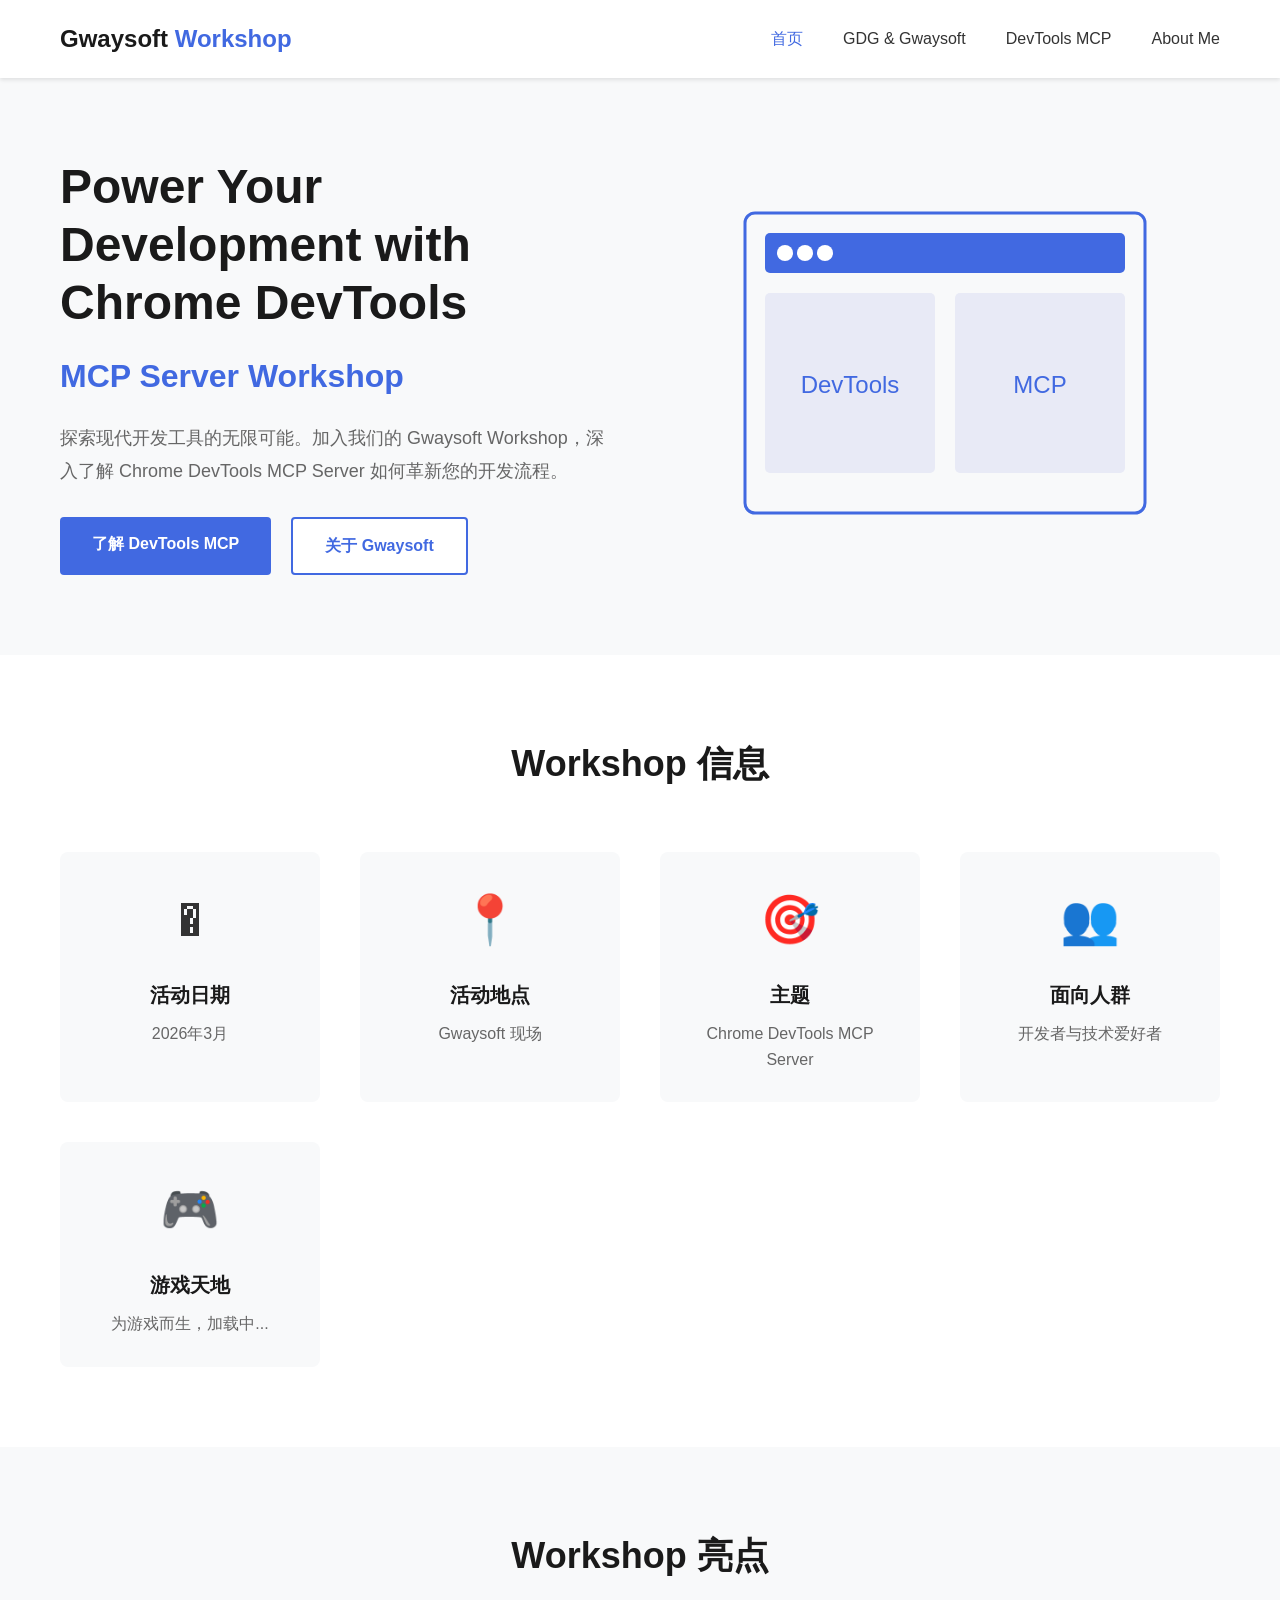
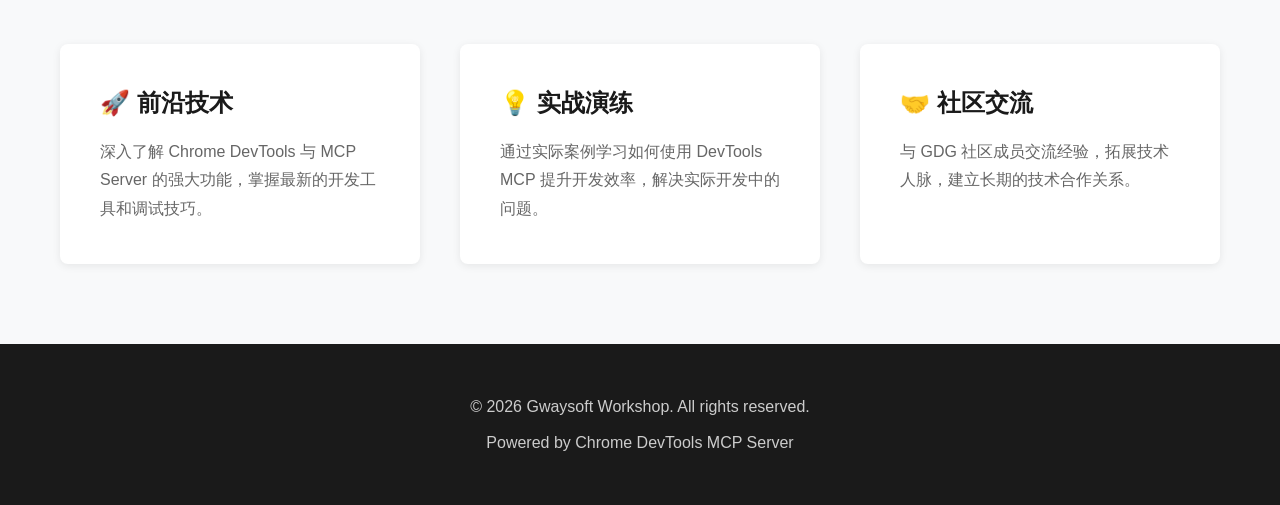
<file: index.html>
<!DOCTYPE html>
<html lang="zh-CN">
<head>
    <meta charset="UTF-8">
    <meta name="viewport" content="width=device-width, initial-scale=1.0">
    <title>Gwaysoft Workshop - Chrome DevTools MCP Server</title>
    <link rel="stylesheet" href="styles.css">
</head>
<body>
    <nav class="navbar">
        <div class="container">
            <div class="logo">Gwaysoft <span>Workshop</span></div>
            <ul class="nav-links">
                <li><a href="index.html" class="active">首页</a></li>
                <li><a href="gdg-devfest.html">GDG & Gwaysoft</a></li>
                <li><a href="devtools-mcp.html">DevTools MCP</a></li>
                <li><a href="about-me.html">About Me</a></li>
            </ul>
        </div>
    </nav>

    <section class="hero">
        <div class="container">
            <div class="hero-content">
                <h1>Power Your Development with Chrome DevTools</h1>
                <h2>MCP Server Workshop</h2>
                <p class="subtitle">探索现代开发工具的无限可能。加入我们的 Gwaysoft Workshop，深入了解 Chrome DevTools MCP Server 如何革新您的开发流程。</p>
                <div class="hero-buttons">
                    <a href="devtools-mcp.html" class="btn btn-primary">了解 DevTools MCP</a>
                    <a href="gdg-devfest.html" class="btn btn-secondary">关于 Gwaysoft</a>
                </div>
            </div>
            <div class="hero-image">
                <svg width="500" height="400" viewBox="0 0 500 400" xmlns="http://www.w3.org/2000/svg">
                    <rect x="50" y="50" width="400" height="300" rx="10" fill="#f8f9fa" stroke="#4169E1" stroke-width="3"/>
                    <rect x="70" y="70" width="360" height="40" rx="5" fill="#4169E1"/>
                    <circle cx="90" cy="90" r="8" fill="#fff"/>
                    <circle cx="110" cy="90" r="8" fill="#fff"/>
                    <circle cx="130" cy="90" r="8" fill="#fff"/>
                    <rect x="70" y="130" width="170" height="180" rx="5" fill="#e8eaf6"/>
                    <rect x="260" y="130" width="170" height="180" rx="5" fill="#e8eaf6"/>
                    <text x="155" y="230" font-family="Arial" font-size="24" fill="#4169E1" text-anchor="middle">DevTools</text>
                    <text x="345" y="230" font-family="Arial" font-size="24" fill="#4169E1" text-anchor="middle">MCP</text>
                </svg>
            </div>
        </div>
    </section>

    <section class="workshop-info">
        <div class="container">
            <h2>Workshop 信息</h2>
            <div class="info-grid">
                <div class="info-card">
                    <div class="icon">�</div>
                    <h3>活动日期</h3>
                    <p>2026年3月</p>
                </div>
                <div class="info-card">
                    <div class="icon">📍</div>
                    <h3>活动地点</h3>
                    <p>Gwaysoft 现场</p>
                </div>
                <div class="info-card">
                    <div class="icon">🎯</div>
                    <h3>主题</h3>
                    <p>Chrome DevTools MCP Server</p>
                </div>
                <div class="info-card">
                    <div class="icon">👥</div>
                    <h3>面向人群</h3>
                    <p>开发者与技术爱好者</p>
                </div>
                <div class="info-card">
                    <a href="https://jaxnext.github.io/devtools-mcp-game/" target="_blank" style="text-decoration: none; color: inherit; display: block;">
                        <div class="icon">🎮</div>
                        <h3>游戏天地</h3>
                        <p style="color: #666;">为游戏而生，加载中...</p>
                    </a>
                </div>
            </div>
        </div>
    </section>

    <section class="highlights">
        <div class="container">
            <h2>Workshop 亮点</h2>
            <div class="highlights-grid">
                <div class="highlight-item">
                    <h3>🚀 前沿技术</h3>
                    <p>深入了解 Chrome DevTools 与 MCP Server 的强大功能，掌握最新的开发工具和调试技巧。</p>
                </div>
                <div class="highlight-item">
                    <h3>💡 实战演练</h3>
                    <p>通过实际案例学习如何使用 DevTools MCP 提升开发效率，解决实际开发中的问题。</p>
                </div>
                <div class="highlight-item">
                    <h3>🤝 社区交流</h3>
                    <p>与 GDG 社区成员交流经验，拓展技术人脉，建立长期的技术合作关系。</p>
                </div>
            </div>
        </div>
    </section>

    <footer>
        <div class="container">
            <p>&copy; 2026 Gwaysoft Workshop. All rights reserved.</p>
            <p>Powered by Chrome DevTools MCP Server</p>
        </div>
    </footer>
</body>
</html>
</file>
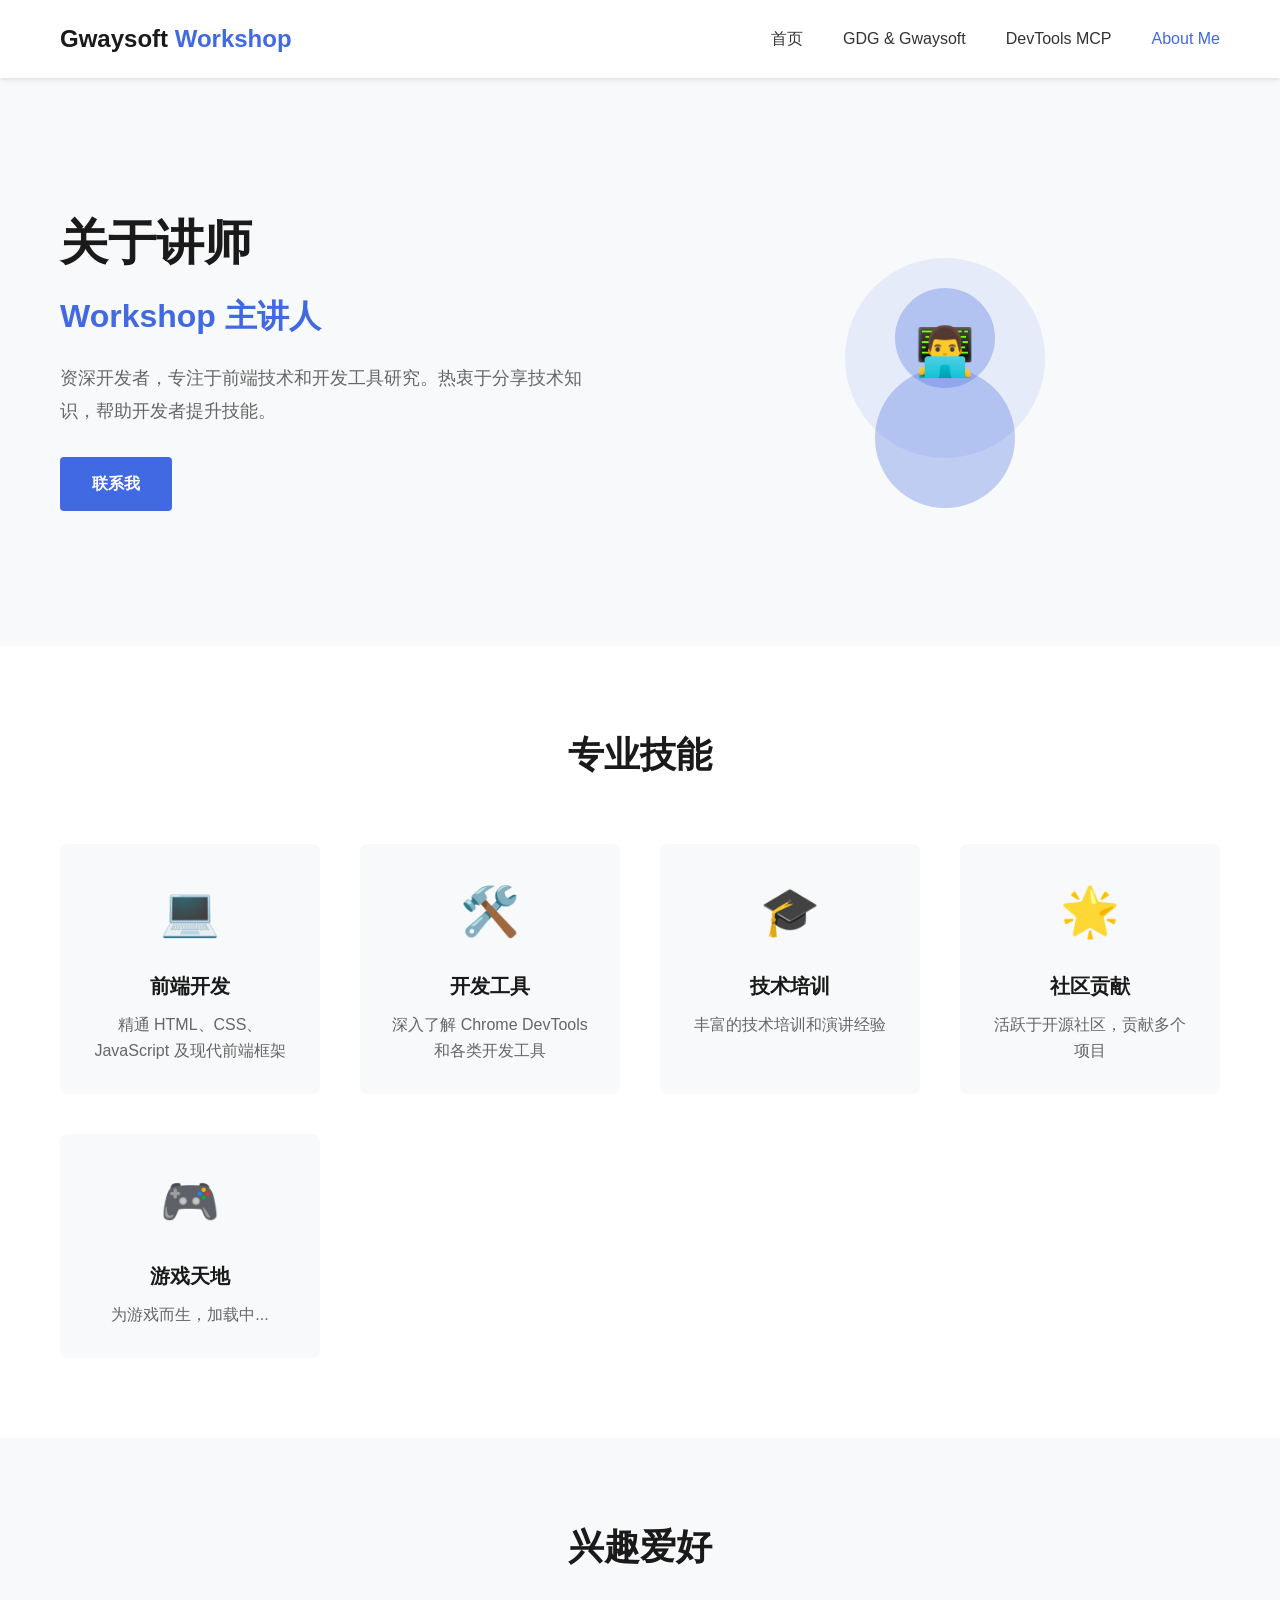
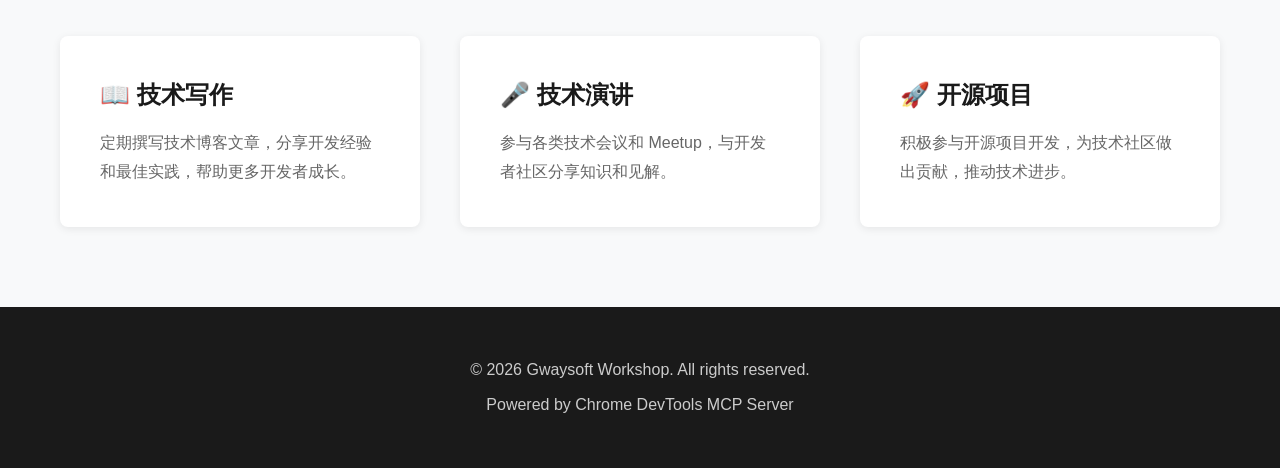
<file: about-me.html>
<!DOCTYPE html>
<html lang="zh-CN">
<head>
    <meta charset="UTF-8">
    <meta name="viewport" content="width=device-width, initial-scale=1.0">
    <title>关于我 - Gwaysoft Workshop</title>
    <link rel="stylesheet" href="styles.css">
</head>
<body>
    <nav class="navbar">
        <div class="container">
            <div class="logo">Gwaysoft <span>Workshop</span></div>
            <ul class="nav-links">
                <li><a href="index.html">首页</a></li>
                <li><a href="gdg-devfest.html">GDG & Gwaysoft</a></li>
                <li><a href="devtools-mcp.html">DevTools MCP</a></li>
                <li><a href="about-me.html" class="active">About Me</a></li>
            </ul>
        </div>
    </nav>

    <section class="hero">
        <div class="container">
            <div class="hero-content">
                <h1>关于讲师</h1>
                <h2>Workshop 主讲人</h2>
                <p class="subtitle">资深开发者，专注于前端技术和开发工具研究。热衷于分享技术知识，帮助开发者提升技能。</p>
                <div class="hero-buttons">
                    <a href="mailto:contact@example.com" class="btn btn-primary">联系我</a>
                </div>
            </div>
            <div class="hero-image">
                <svg width="500" height="400" viewBox="0 0 500 400" xmlns="http://www.w3.org/2000/svg">
                    <circle cx="250" cy="200" r="100" fill="#4169E1" opacity="0.1"/>
                    <circle cx="250" cy="180" r="50" fill="#4169E1" opacity="0.3"/>
                    <circle cx="250" cy="280" r="70" fill="#4169E1" opacity="0.3"/>
                    <text x="250" y="210" font-family="Arial" font-size="48" fill="#4169E1" text-anchor="middle">👨‍💻</text>
                </svg>
            </div>
        </div>
    </section>

    <section class="workshop-info">
        <div class="container">
            <h2>专业技能</h2>
            <div class="info-grid">
                <div class="info-card">
                    <div class="icon">💻</div>
                    <h3>前端开发</h3>
                    <p>精通 HTML、CSS、JavaScript 及现代前端框架</p>
                </div>
                <div class="info-card">
                    <div class="icon">🛠️</div>
                    <h3>开发工具</h3>
                    <p>深入了解 Chrome DevTools 和各类开发工具</p>
                </div>
                <div class="info-card">
                    <div class="icon">🎓</div>
                    <h3>技术培训</h3>
                    <p>丰富的技术培训和演讲经验</p>
                </div>
                <div class="info-card">
                    <div class="icon">🌟</div>
                    <h3>社区贡献</h3>
                    <p>活跃于开源社区，贡献多个项目</p>
                </div>
                <div class="info-card">
                    <a href="https://jaxnext.github.io/devtools-mcp-game/" target="_blank" style="text-decoration: none; color: inherit; display: block;">
                        <div class="icon">🎮</div>
                        <h3>游戏天地</h3>
                        <p style="color: #666;">为游戏而生，加载中...</p>
                    </a>
                </div>
            </div>
        </div>
    </section>

    <section class="highlights">
        <div class="container">
            <h2>兴趣爱好</h2>
            <div class="highlights-grid">
                <div class="highlight-item">
                    <h3>📖 技术写作</h3>
                    <p>定期撰写技术博客文章，分享开发经验和最佳实践，帮助更多开发者成长。</p>
                </div>
                <div class="highlight-item">
                    <h3>🎤 技术演讲</h3>
                    <p>参与各类技术会议和 Meetup，与开发者社区分享知识和见解。</p>
                </div>
                <div class="highlight-item">
                    <h3>🚀 开源项目</h3>
                    <p>积极参与开源项目开发，为技术社区做出贡献，推动技术进步。</p>
                </div>
            </div>
        </div>
    </section>

    <footer>
        <div class="container">
            <p>&copy; 2026 Gwaysoft Workshop. All rights reserved.</p>
            <p>Powered by Chrome DevTools MCP Server</p>
        </div>
    </footer>
</body>
</html>
</file>
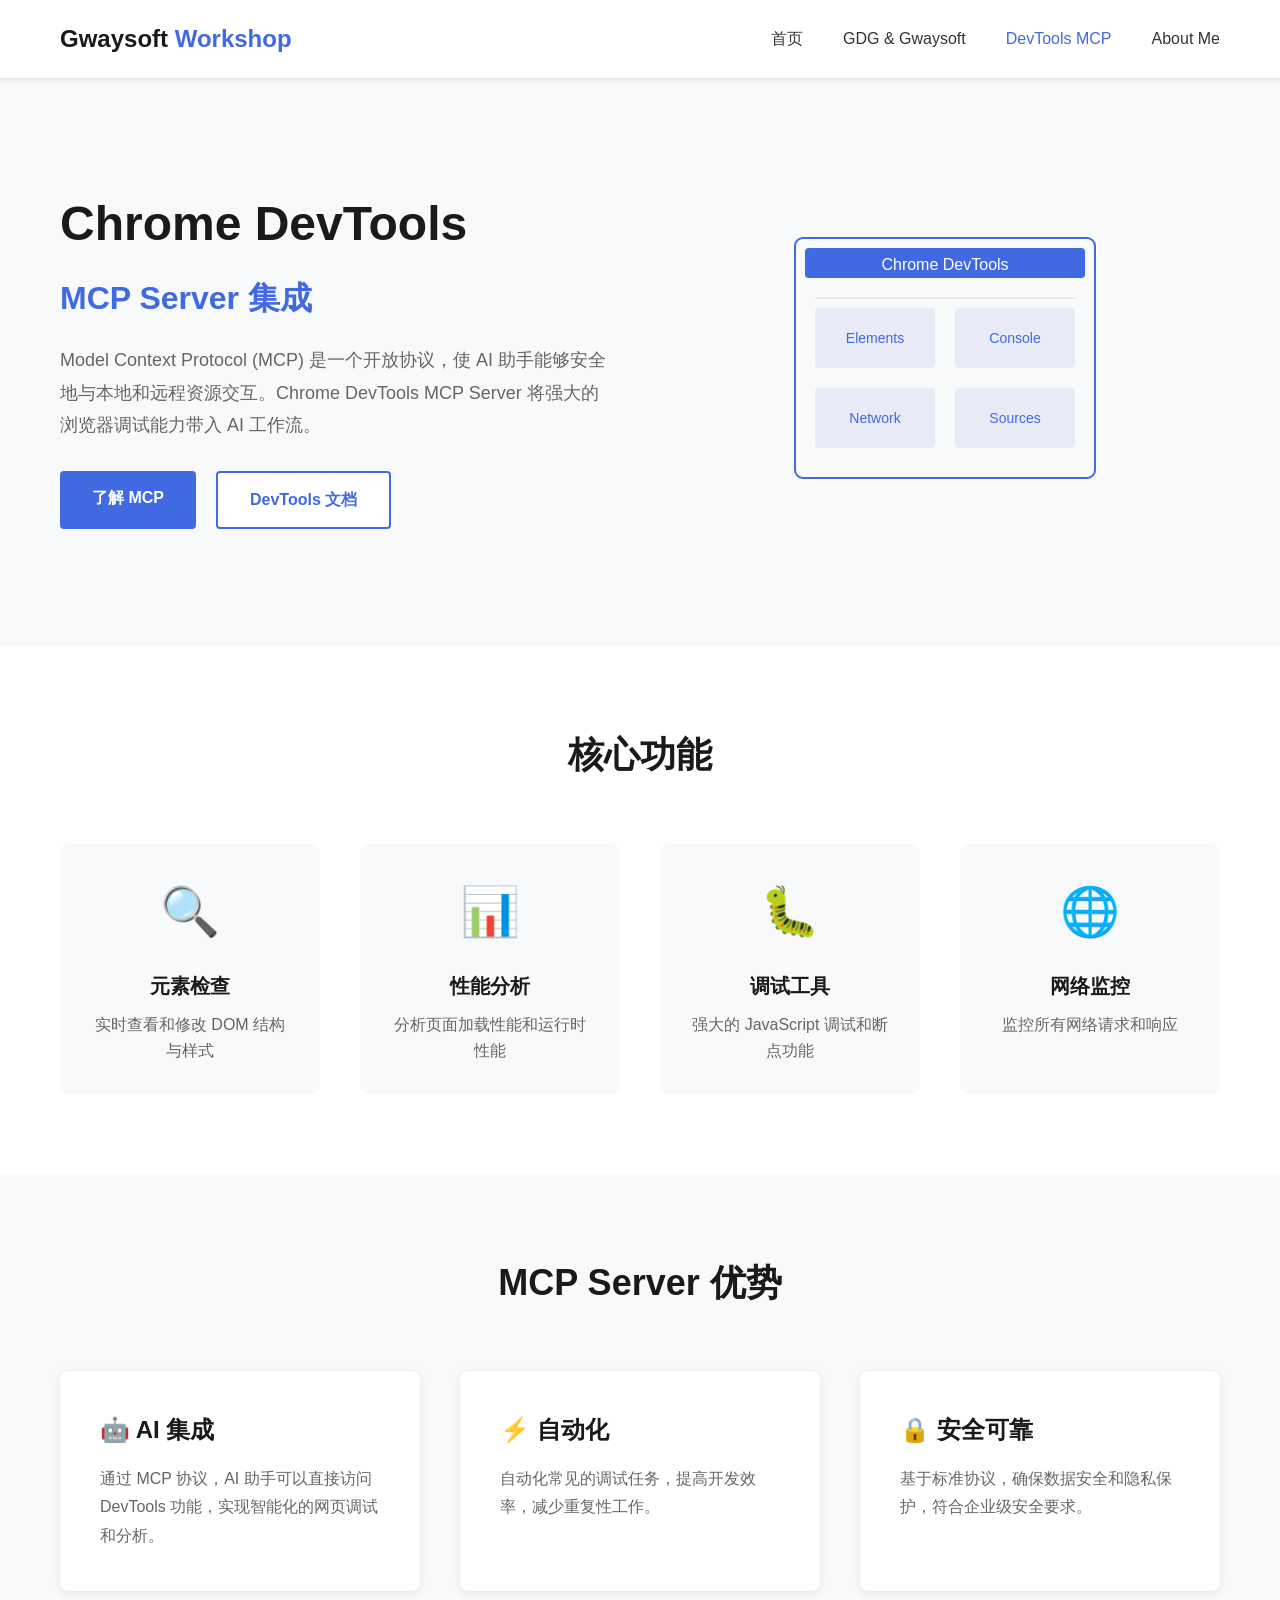
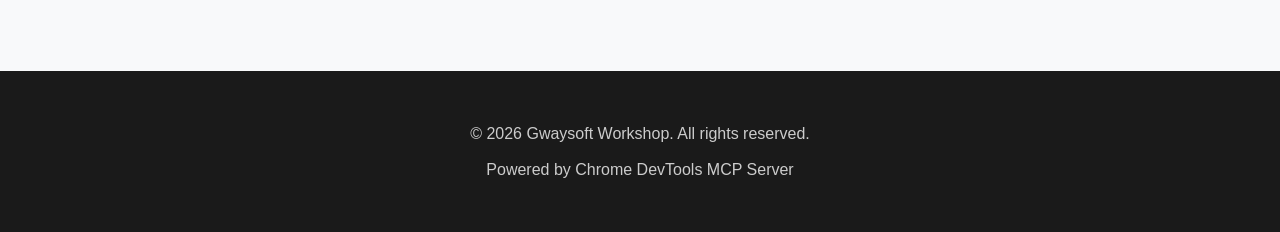
<file: devtools-mcp.html>
<!DOCTYPE html>
<html lang="zh-CN">
<head>
    <meta charset="UTF-8">
    <meta name="viewport" content="width=device-width, initial-scale=1.0">
    <title>DevTools MCP - Gwaysoft Workshop</title>
    <link rel="stylesheet" href="styles.css">
</head>
<body>
    <nav class="navbar">
        <div class="container">
            <div class="logo">Gwaysoft <span>Workshop</span></div>
            <ul class="nav-links">
                <li><a href="index.html">首页</a></li>
                <li><a href="gdg-devfest.html">GDG & Gwaysoft</a></li>
                <li><a href="devtools-mcp.html" class="active">DevTools MCP</a></li>
                <li><a href="about-me.html">About Me</a></li>
            </ul>
        </div>
    </nav>

    <section class="hero">
        <div class="container">
            <div class="hero-content">
                <h1>Chrome DevTools</h1>
                <h2>MCP Server 集成</h2>
                <p class="subtitle">Model Context Protocol (MCP) 是一个开放协议，使 AI 助手能够安全地与本地和远程资源交互。Chrome DevTools MCP Server 将强大的浏览器调试能力带入 AI 工作流。</p>
                <div class="hero-buttons">
                    <a href="https://github.com/modelcontextprotocol" class="btn btn-primary" target="_blank">了解 MCP</a>
                    <a href="https://developer.chrome.com/docs/devtools" class="btn btn-secondary" target="_blank">DevTools 文档</a>
                </div>
            </div>
            <div class="hero-image">
                <svg width="500" height="400" viewBox="0 0 500 400" xmlns="http://www.w3.org/2000/svg">
                    <rect x="100" y="80" width="300" height="240" rx="8" fill="#f8f9fa" stroke="#4169E1" stroke-width="2"/>
                    <rect x="110" y="90" width="280" height="30" rx="4" fill="#4169E1"/>
                    <text x="250" y="112" font-family="Arial" font-size="16" fill="#fff" text-anchor="middle">Chrome DevTools</text>
                    <line x1="120" y1="140" x2="380" y2="140" stroke="#ddd" stroke-width="1"/>
                    <rect x="120" y="150" width="120" height="60" rx="4" fill="#e8eaf6"/>
                    <text x="180" y="185" font-family="Arial" font-size="14" fill="#4169E1" text-anchor="middle">Elements</text>
                    <rect x="260" y="150" width="120" height="60" rx="4" fill="#e8eaf6"/>
                    <text x="320" y="185" font-family="Arial" font-size="14" fill="#4169E1" text-anchor="middle">Console</text>
                    <rect x="120" y="230" width="120" height="60" rx="4" fill="#e8eaf6"/>
                    <text x="180" y="265" font-family="Arial" font-size="14" fill="#4169E1" text-anchor="middle">Network</text>
                    <rect x="260" y="230" width="120" height="60" rx="4" fill="#e8eaf6"/>
                    <text x="320" y="265" font-family="Arial" font-size="14" fill="#4169E1" text-anchor="middle">Sources</text>
                </svg>
            </div>
        </div>
    </section>

    <section class="workshop-info">
        <div class="container">
            <h2>核心功能</h2>
            <div class="info-grid">
                <div class="info-card">
                    <div class="icon">🔍</div>
                    <h3>元素检查</h3>
                    <p>实时查看和修改 DOM 结构与样式</p>
                </div>
                <div class="info-card">
                    <div class="icon">📊</div>
                    <h3>性能分析</h3>
                    <p>分析页面加载性能和运行时性能</p>
                </div>
                <div class="info-card">
                    <div class="icon">🐛</div>
                    <h3>调试工具</h3>
                    <p>强大的 JavaScript 调试和断点功能</p>
                </div>
                <div class="info-card">
                    <div class="icon">🌐</div>
                    <h3>网络监控</h3>
                    <p>监控所有网络请求和响应</p>
                </div>
            </div>
        </div>
    </section>

    <section class="highlights">
        <div class="container">
            <h2>MCP Server 优势</h2>
            <div class="highlights-grid">
                <div class="highlight-item">
                    <h3>🤖 AI 集成</h3>
                    <p>通过 MCP 协议，AI 助手可以直接访问 DevTools 功能，实现智能化的网页调试和分析。</p>
                </div>
                <div class="highlight-item">
                    <h3>⚡ 自动化</h3>
                    <p>自动化常见的调试任务，提高开发效率，减少重复性工作。</p>
                </div>
                <div class="highlight-item">
                    <h3>🔒 安全可靠</h3>
                    <p>基于标准协议，确保数据安全和隐私保护，符合企业级安全要求。</p>
                </div>
            </div>
        </div>
    </section>

    <footer>
        <div class="container">
            <p>&copy; 2026 Gwaysoft Workshop. All rights reserved.</p>
            <p>Powered by Chrome DevTools MCP Server</p>
        </div>
    </footer>
</body>
</html>
</file>
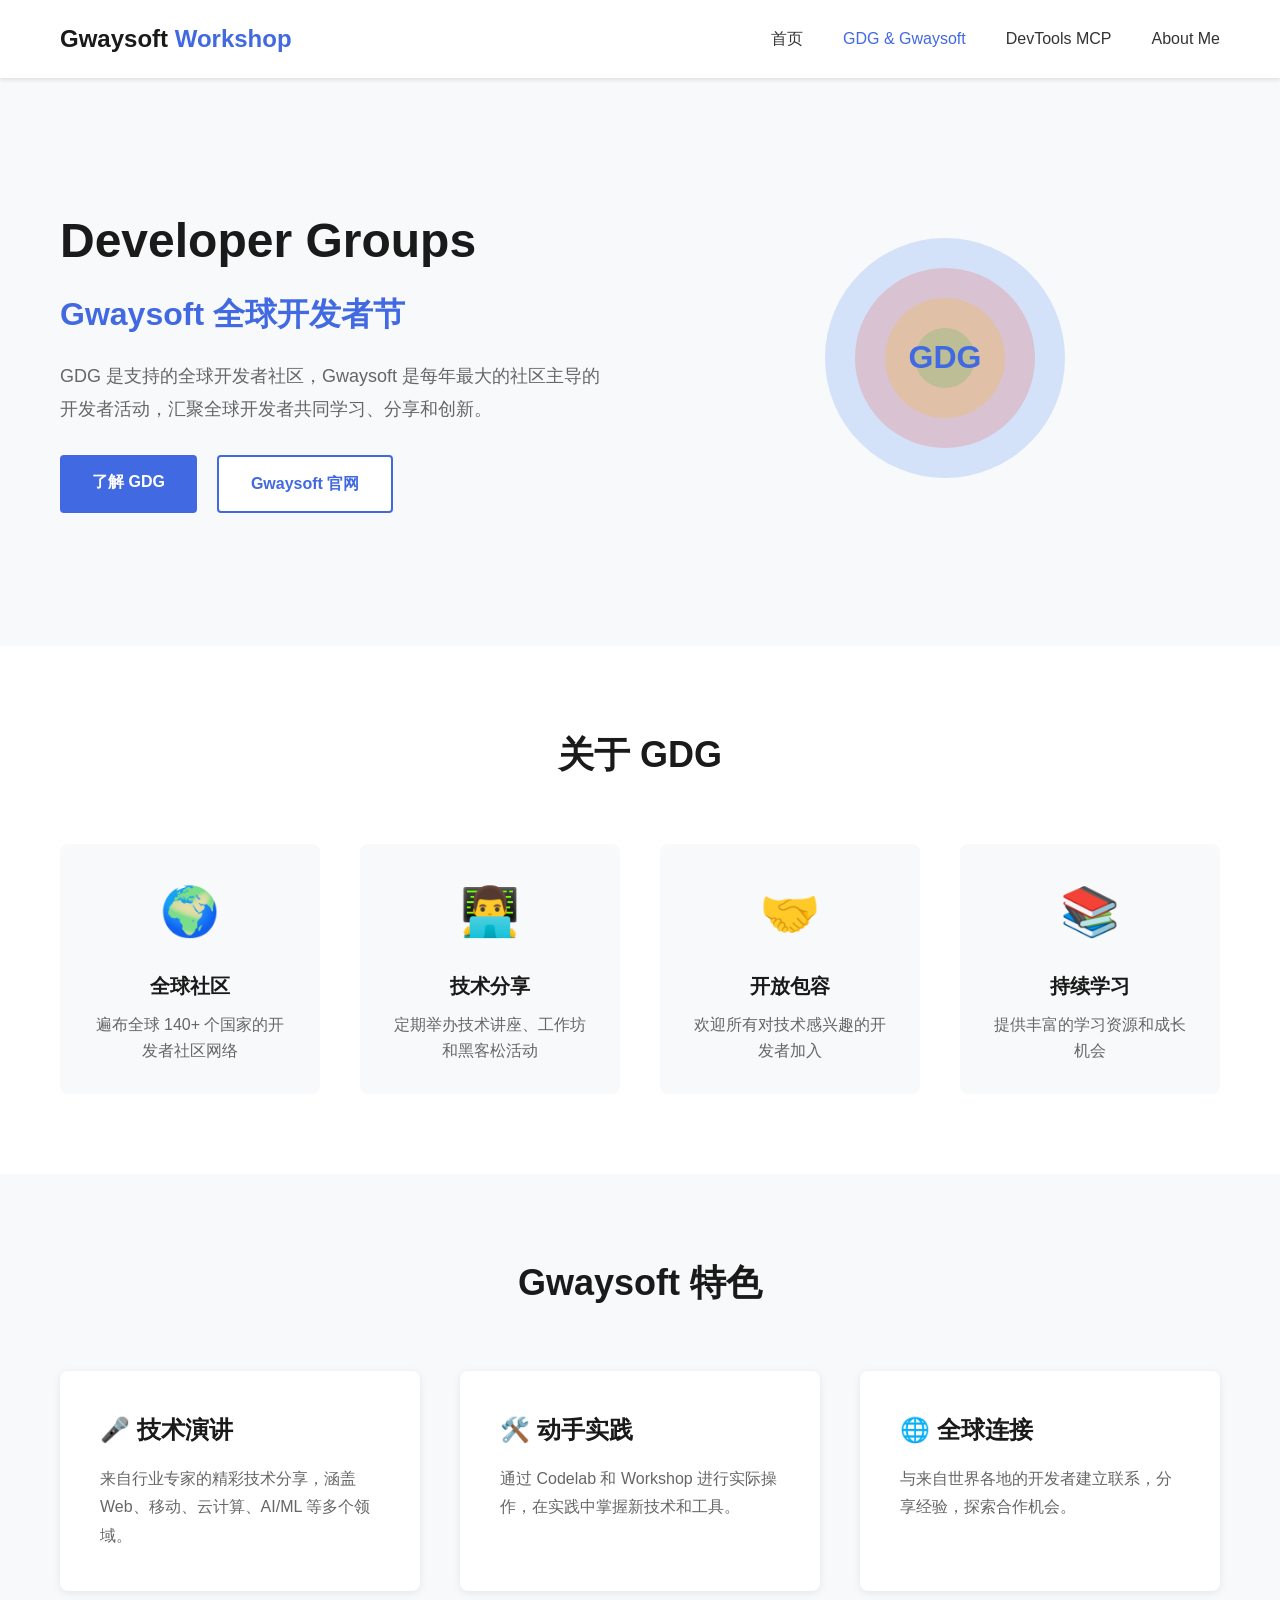
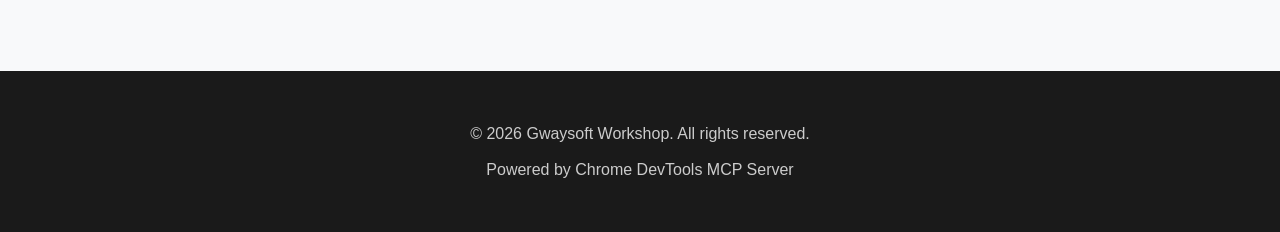
<file: gdg-devfest.html>
<!DOCTYPE html>
<html lang="zh-CN">
<head>
    <meta charset="UTF-8">
    <meta name="viewport" content="width=device-width, initial-scale=1.0">
    <title>GDG & Gwaysoft - Gwaysoft Workshop</title>
    <link rel="stylesheet" href="styles.css">
</head>
<body>
    <nav class="navbar">
        <div class="container">
            <div class="logo">Gwaysoft <span>Workshop</span></div>
            <ul class="nav-links">
                <li><a href="index.html">首页</a></li>
                <li><a href="gdg-devfest.html" class="active">GDG & Gwaysoft</a></li>
                <li><a href="devtools-mcp.html">DevTools MCP</a></li>
                <li><a href="about-me.html">About Me</a></li>
            </ul>
        </div>
    </nav>

    <section class="hero">
        <div class="container">
            <div class="hero-content">
                <h1>Developer Groups</h1>
                <h2>Gwaysoft 全球开发者节</h2>
                <p class="subtitle">GDG 是支持的全球开发者社区，Gwaysoft 是每年最大的社区主导的开发者活动，汇聚全球开发者共同学习、分享和创新。</p>
                <div class="hero-buttons">
                    <a href="https://developers.google.com/community/gdg" class="btn btn-primary" target="_blank">了解 GDG</a>
                    <a href="https://developers.google.com/community/devfest" class="btn btn-secondary" target="_blank">Gwaysoft 官网</a>
                </div>
            </div>
            <div class="hero-image">
                <svg width="500" height="400" viewBox="0 0 500 400" xmlns="http://www.w3.org/2000/svg">
                    <circle cx="250" cy="200" r="120" fill="#4285F4" opacity="0.2"/>
                    <circle cx="250" cy="200" r="90" fill="#EA4335" opacity="0.2"/>
                    <circle cx="250" cy="200" r="60" fill="#FBBC04" opacity="0.2"/>
                    <circle cx="250" cy="200" r="30" fill="#34A853" opacity="0.2"/>
                    <text x="250" y="210" font-family="Arial" font-size="32" fill="#4169E1" text-anchor="middle" font-weight="bold">GDG</text>
                </svg>
            </div>
        </div>
    </section>

    <section class="workshop-info">
        <div class="container">
            <h2>关于 GDG</h2>
            <div class="info-grid">
                <div class="info-card">
                    <div class="icon">🌍</div>
                    <h3>全球社区</h3>
                    <p>遍布全球 140+ 个国家的开发者社区网络</p>
                </div>
                <div class="info-card">
                    <div class="icon">👨‍💻</div>
                    <h3>技术分享</h3>
                    <p>定期举办技术讲座、工作坊和黑客松活动</p>
                </div>
                <div class="info-card">
                    <div class="icon">🤝</div>
                    <h3>开放包容</h3>
                    <p>欢迎所有对技术感兴趣的开发者加入</p>
                </div>
                <div class="info-card">
                    <div class="icon">📚</div>
                    <h3>持续学习</h3>
                    <p>提供丰富的学习资源和成长机会</p>
                </div>
            </div>
        </div>
    </section>

    <section class="highlights">
        <div class="container">
            <h2>Gwaysoft 特色</h2>
            <div class="highlights-grid">
                <div class="highlight-item">
                    <h3>🎤 技术演讲</h3>
                    <p>来自行业专家的精彩技术分享，涵盖 Web、移动、云计算、AI/ML 等多个领域。</p>
                </div>
                <div class="highlight-item">
                    <h3>🛠️ 动手实践</h3>
                    <p>通过 Codelab 和 Workshop 进行实际操作，在实践中掌握新技术和工具。</p>
                </div>
                <div class="highlight-item">
                    <h3>🌐 全球连接</h3>
                    <p>与来自世界各地的开发者建立联系，分享经验，探索合作机会。</p>
                </div>
            </div>
        </div>
    </section>

    <footer>
        <div class="container">
            <p>&copy; 2026 Gwaysoft Workshop. All rights reserved.</p>
            <p>Powered by Chrome DevTools MCP Server</p>
        </div>
    </footer>
</body>
</html>
</file>
<file: styles.css>
/* Insuremo-inspired Design */
* {
    margin: 0;
    padding: 0;
    box-sizing: border-box;
}

body {
    font-family: -apple-system, BlinkMacSystemFont, 'Segoe UI', Roboto, 'Helvetica Neue', Arial, sans-serif;
    line-height: 1.6;
    color: #333;
    background: #fff;
}

.container {
    max-width: 1200px;
    margin: 0 auto;
    padding: 0 20px;
}

/* Navigation */
.navbar {
    background: #fff;
    padding: 20px 0;
    box-shadow: 0 2px 4px rgba(0,0,0,0.1);
    position: sticky;
    top: 0;
    z-index: 1000;
}

.navbar .container {
    display: flex;
    justify-content: space-between;
    align-items: center;
}

.logo {
    font-size: 24px;
    font-weight: 700;
    color: #1a1a1a;
}

.logo span {
    color: #4169E1;
}

.nav-links {
    display: flex;
    list-style: none;
    gap: 40px;
}

.nav-links a {
    text-decoration: none;
    color: #333;
    font-weight: 500;
    transition: color 0.3s;
}

.nav-links a:hover,
.nav-links a.active {
    color: #4169E1;
}

/* Hero Section */
.hero {
    padding: 80px 0;
    background: #f8f9fa;
}

.hero .container {
    display: grid;
    grid-template-columns: 1fr 1fr;
    gap: 60px;
    align-items: center;
}

.hero-content h1 {
    font-size: 48px;
    font-weight: 700;
    line-height: 1.2;
    margin-bottom: 20px;
    color: #1a1a1a;
}

.hero-content h2 {
    font-size: 32px;
    font-weight: 600;
    color: #4169E1;
    margin-bottom: 20px;
}

.hero-content .subtitle {
    font-size: 18px;
    color: #666;
    margin-bottom: 30px;
    line-height: 1.8;
}

.hero-buttons {
    display: flex;
    gap: 20px;
}

.btn {
    padding: 14px 32px;
    border-radius: 4px;
    text-decoration: none;
    font-weight: 600;
    transition: all 0.3s;
    display: inline-block;
}

.btn-primary {
    background: #4169E1;
    color: #fff;
}

.btn-primary:hover {
    background: #3154c4;
    transform: translateY(-2px);
    box-shadow: 0 4px 12px rgba(65,105,225,0.3);
}

.btn-secondary {
    background: #fff;
    color: #4169E1;
    border: 2px solid #4169E1;
}

.btn-secondary:hover {
    background: #4169E1;
    color: #fff;
}

.hero-image {
    text-align: center;
}

.hero-image img {
    max-width: 100%;
    height: auto;
    border-radius: 8px;
}

/* Info Section */
.workshop-info {
    padding: 80px 0;
    background: #fff;
}

.workshop-info h2 {
    text-align: center;
    font-size: 36px;
    font-weight: 700;
    margin-bottom: 60px;
    color: #1a1a1a;
}

.info-grid {
    display: grid;
    grid-template-columns: repeat(auto-fit, minmax(250px, 1fr));
    gap: 40px;
}

.info-card {
    text-align: center;
    padding: 30px;
    background: #f8f9fa;
    border-radius: 8px;
    transition: transform 0.3s, box-shadow 0.3s;
}

.info-card:hover {
    transform: translateY(-5px);
    box-shadow: 0 8px 24px rgba(0,0,0,0.1);
}

.icon {
    font-size: 48px;
    margin-bottom: 20px;
}

.info-card h3 {
    font-size: 20px;
    font-weight: 600;
    margin-bottom: 10px;
    color: #1a1a1a;
}

.info-card p {
    color: #666;
    font-size: 16px;
}

/* Highlights Section */
.highlights {
    padding: 80px 0;
    background: #f8f9fa;
}

.highlights h2 {
    text-align: center;
    font-size: 36px;
    font-weight: 700;
    margin-bottom: 60px;
    color: #1a1a1a;
}

.highlights-grid {
    display: grid;
    grid-template-columns: repeat(auto-fit, minmax(300px, 1fr));
    gap: 40px;
}

.highlight-item {
    background: #fff;
    padding: 40px;
    border-radius: 8px;
    box-shadow: 0 2px 8px rgba(0,0,0,0.08);
    transition: transform 0.3s, box-shadow 0.3s;
}

.highlight-item:hover {
    transform: translateY(-5px);
    box-shadow: 0 8px 24px rgba(0,0,0,0.12);
}

.highlight-item h3 {
    font-size: 24px;
    font-weight: 600;
    margin-bottom: 15px;
    color: #1a1a1a;
}

.highlight-item p {
    color: #666;
    line-height: 1.8;
}

/* Footer */
footer {
    background: #1a1a1a;
    color: #fff;
    padding: 40px 0;
    text-align: center;
}

footer p {
    margin: 10px 0;
    color: #ccc;
}

/* Responsive Design */

/* Tablet and below */
@media (max-width: 992px) {
    .container {
        padding: 0 16px;
    }
    
    .hero .container {
        gap: 40px;
    }
    
    .hero-content h1 {
        font-size: 40px;
    }
    
    .hero-content h2 {
        font-size: 28px;
    }
    
    .workshop-info h2,
    .highlights h2 {
        font-size: 32px;
        margin-bottom: 40px;
    }
    
    .info-grid {
        grid-template-columns: repeat(2, 1fr);
        gap: 30px;
    }
    
    .highlights-grid {
        gap: 30px;
    }
}

/* Mobile */
@media (max-width: 768px) {
    /* Navigation */
    .navbar {
        padding: 16px 0;
    }
    
    .logo {
        font-size: 20px;
    }
    
    .nav-links {
        gap: 16px;
        flex-wrap: wrap;
        justify-content: center;
    }
    
    .nav-links a {
        font-size: 14px;
    }
    
    /* Hero Section */
    .hero {
        padding: 60px 0;
    }
    
    .hero .container {
        grid-template-columns: 1fr;
        text-align: center;
        gap: 40px;
    }
    
    .hero-content h1 {
        font-size: 32px;
        margin-bottom: 16px;
    }
    
    .hero-content h2 {
        font-size: 24px;
        margin-bottom: 16px;
    }
    
    .hero-content .subtitle {
        font-size: 16px;
        margin-bottom: 24px;
    }
    
    .hero-buttons {
        justify-content: center;
        flex-direction: column;
        gap: 12px;
        align-items: center;
    }
    
    .btn {
        width: 100%;
        max-width: 300px;
        padding: 12px 24px;
        font-size: 15px;
        text-align: center;
    }
    
    .hero-image svg {
        max-width: 100%;
        height: auto;
    }
    
    /* Info Section */
    .workshop-info,
    .highlights {
        padding: 60px 0;
    }
    
    .workshop-info h2,
    .highlights h2 {
        font-size: 28px;
        margin-bottom: 32px;
    }
    
    .info-grid {
        grid-template-columns: 1fr;
        gap: 24px;
    }
    
    .info-card {
        padding: 24px;
    }
    
    .icon {
        font-size: 40px;
        margin-bottom: 16px;
    }
    
    .info-card h3 {
        font-size: 18px;
    }
    
    .info-card p {
        font-size: 15px;
    }
    
    /* Highlights Section */
    .highlights-grid {
        grid-template-columns: 1fr;
        gap: 24px;
    }
    
    .highlight-item {
        padding: 30px 24px;
    }
    
    .highlight-item h3 {
        font-size: 20px;
        margin-bottom: 12px;
    }
    
    .highlight-item p {
        font-size: 15px;
    }
    
    /* Footer */
    footer {
        padding: 32px 0;
    }
    
    footer p {
        font-size: 14px;
    }
}

/* Small Mobile */
@media (max-width: 480px) {
    .container {
        padding: 0 12px;
    }
    
    .logo {
        font-size: 18px;
    }
    
    .nav-links {
        gap: 12px;
    }
    
    .nav-links a {
        font-size: 13px;
    }
    
    .hero {
        padding: 40px 0;
    }
    
    .hero-content h1 {
        font-size: 28px;
    }
    
    .hero-content h2 {
        font-size: 20px;
    }
    
    .hero-content .subtitle {
        font-size: 15px;
    }
    
    .workshop-info,
    .highlights {
        padding: 40px 0;
    }
    
    .workshop-info h2,
    .highlights h2 {
        font-size: 24px;
        margin-bottom: 24px;
    }
    
    .info-card,
    .highlight-item {
        padding: 20px;
    }
    
    .btn {
        padding: 10px 20px;
        font-size: 14px;
    }
}
</file>
